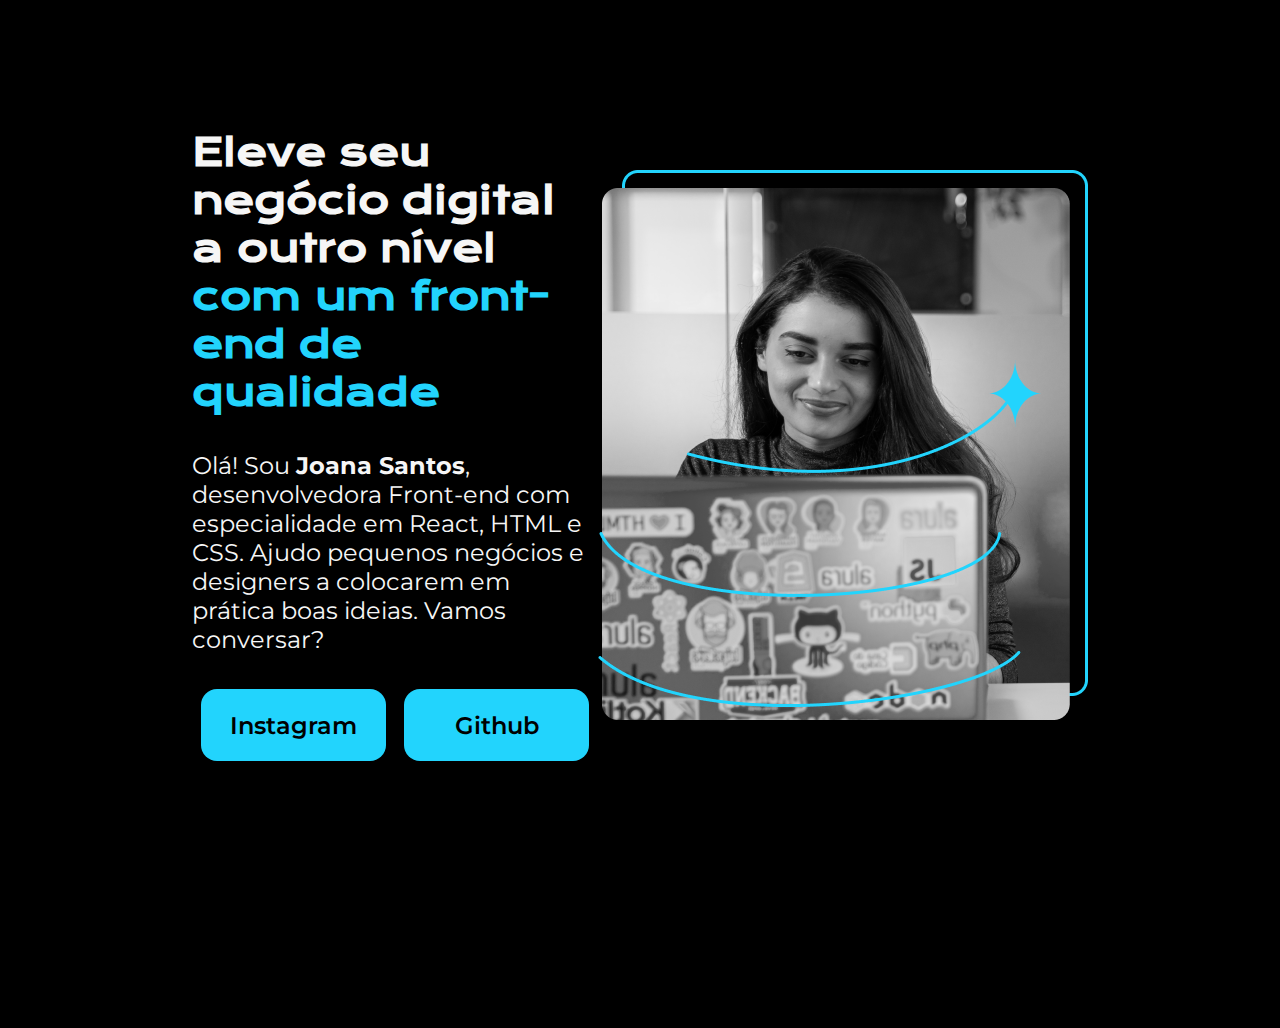
<file: index.html>
<!DOCTYPE html>
<html lang="pt-br">
<head>
    <meta charset="UTF-8">
    <meta name="viewport" content="width=device-width, initial-scale=1.0">
    <link rel="stylesheet" href="style.css">
    <title>Portfólio</title>
</head>
<body>
    <header></header>
    <main class="apresentacao">
        <section class="apresentacao__conteudo">
            <h1 class="apresentacao__conteudo__titulo">Eleve seu negócio digital a outro nível <strong class="titulo-destaque">com um front-end de qualidade</strong></h1>
            <p class="apresentacao__conteudo__texto">Olá! Sou <strong>Joana Santos</strong>, desenvolvedora Front-end com especialidade em React, HTML e CSS. Ajudo pequenos negócios e designers a colocarem em prática boas ideias. Vamos conversar?</p>
            <div class="apresentacao__links">
                <a class="apresentacao__links__link" href="https://instagram.com/rafaballerini/" target="_blank" rel="external">Instagram</a>
                <a class="apresentacao__links__link" href="https://github.com/guilhermeonrails/" target="_blank" rel="external">Github</a>
            </div>
        </section>
        <img src="Imagem.png" alt="Foto da Joana Santos programando">
    </main>
    <footer></footer>
</body>
</html>
</file>
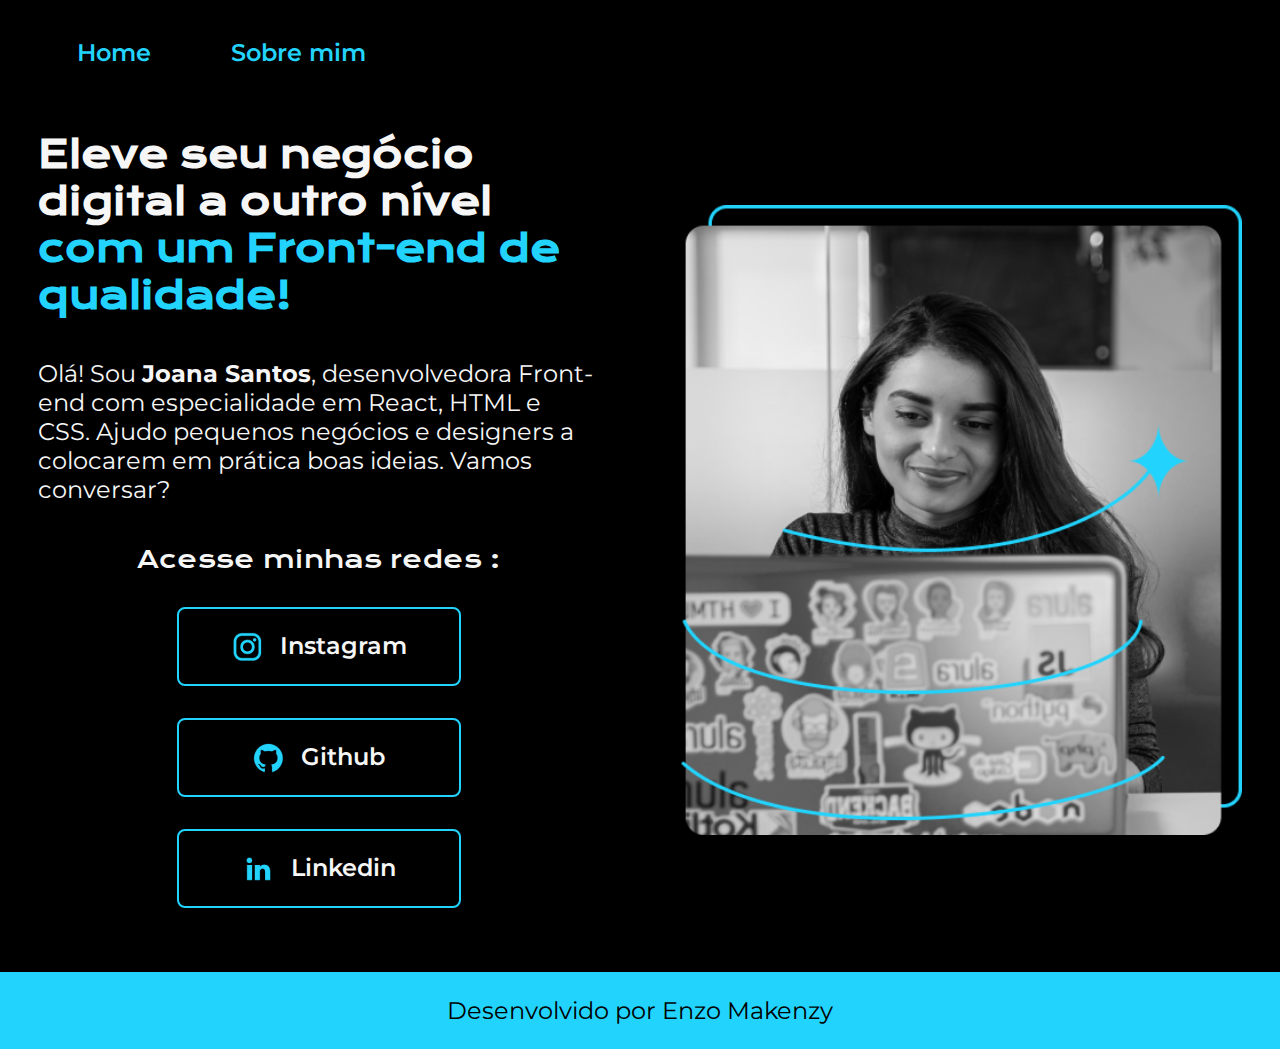
<file: conteudo/index.html>
<!DOCTYPE html>
<html lang="pt-br">
<head>
    <meta charset="UTF-8">
    <meta name="viewport" content="width=device-width, initial-scale=1.0">
    <title>Portfólio</title>
    <link rel="stylesheet" href="../estilo/style.css">
</head>
<body>
    <header class="cabecalho">
        <nav class="cabecalho__menu">
            <a class="cabecalho__menu__link" href="index.html">Home</a>
            <a class="cabecalho__menu__link" href="about.html">Sobre mim</a>
        </nav>
    </header>

    <main class="apresentacao">
        <section class="apresentacao__conteudo">
            <h1 class="apresentacao__conteudo__titulo">Eleve seu negócio digital a outro nível <strong class="titulo-destaque">com um Front-end de qualidade!</strong></h1>
            <p class="apresentacao__conteudo__texto">Olá! Sou <strong>Joana Santos</strong>, desenvolvedora Front-end com especialidade em React, HTML e CSS. Ajudo pequenos negócios e designers a colocarem em prática boas ideias. Vamos conversar?</p>

            <div class="apresentacao__links">
                <h2 class="apresentacao__links__subtitulo">Acesse minhas redes :</h2>
                <a class="apresentacao__links__navegacao" href="https://instagram.com/enzomakenzy/" target="_blank" rel="external">
                    <img src="../imagens/instagram.png" alt="">
                    Instagram
                </a>
                <a class="apresentacao__links__navegacao" href="https://github.com/enzomakenzy" target="_blank" rel="external">
                    <img src="../imagens/github.png" alt="">
                    Github
                </a>
                <a class="apresentacao__links__navegacao" href="https://www.linkedin.com/in/enzo-makenzy-5a454a220/" target="_blank" rel="external">
                    <img src="../imagens/linkedin.png" alt="">
                    Linkedin
                </a>
                
            </div>
        </section>

        <img class="apresentacao__imagem" src="../imagens/Imagem.png" alt="Foto da Joana Santos programando">
    </main>

    <footer class="rodape">
        <p>Desenvolvido por Enzo Makenzy</p>
    </footer>
</body>
</html>
</file>
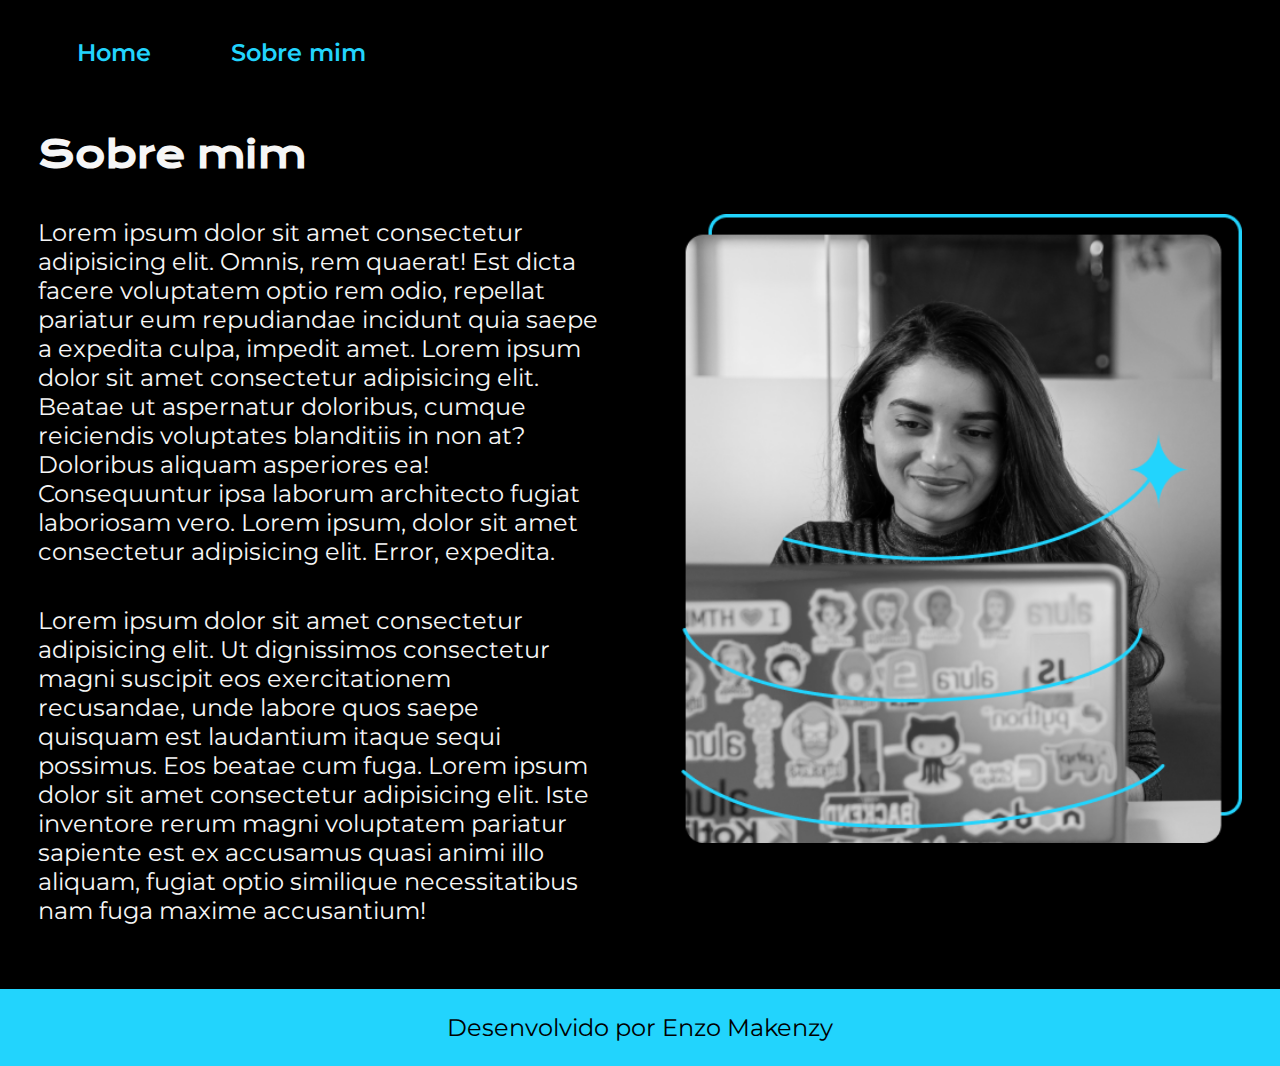
<file: conteudo/about.html>
<!DOCTYPE html>
<html lang="pt-br">
<head>
    <meta charset="UTF-8">
    <meta name="viewport" content="width=device-width, initial-scale=1.0">
    <title>Sobre mim</title>
    <link rel="stylesheet" href="../estilo/style.css">
</head>
<body>
    <header class="cabecalho">
        <nav class="cabecalho__menu">
            <a class="cabecalho__menu__link" href="index.html">Home</a>
            <a class="cabecalho__menu__link" href="about.html">Sobre mim</a>
        </nav>
    </header>

    <main class="apresentacao">
        <section class="apresentacao__conteudo">
            <h1 class="apresentacao__conteudo__titulo">Sobre mim</h1>
            <p class="apresentacao__conteudo__texto">Lorem ipsum dolor sit amet consectetur adipisicing elit. Omnis, rem quaerat! Est dicta facere voluptatem optio rem odio, repellat pariatur eum repudiandae incidunt quia saepe a expedita culpa, impedit amet. Lorem ipsum dolor sit amet consectetur adipisicing elit. Beatae ut aspernatur doloribus, cumque reiciendis voluptates blanditiis in non at? Doloribus aliquam asperiores ea! Consequuntur ipsa laborum architecto fugiat laboriosam vero. Lorem ipsum, dolor sit amet consectetur adipisicing elit. Error, expedita.</p>
            <p class="apresentacao__conteudo__texto">Lorem ipsum dolor sit amet consectetur adipisicing elit. Ut dignissimos consectetur magni suscipit eos exercitationem recusandae, unde labore quos saepe quisquam est laudantium itaque sequi possimus. Eos beatae cum fuga. Lorem ipsum dolor sit amet consectetur adipisicing elit. Iste inventore rerum magni voluptatem pariatur sapiente est ex accusamus quasi animi illo aliquam, fugiat optio similique necessitatibus nam fuga maxime accusantium!</p>
        </section>
        <img class="apresentacao__imagem" src="../imagens/Imagem.png" alt="Luana Santos programando">
    </main>

    <footer class="rodape">
        <p>Desenvolvido por Enzo Makenzy</p>
    </footer>
</body>
</html>
</file>
<file: style.css>
@charset "UTF-8";

@import url('https://fonts.googleapis.com/css2?family=Krona+One&display=swap');
@import url('https://fonts.googleapis.com/css2?family=Krona+One&family=Montserrat:ital,wght@0,100..900;1,100..900&display=swap');


* {
    margin: 0;
    padding: 0;
}

body {
    height: 100vh;
    box-sizing: border-box;
    background-color: #000000;
    color: #f6f6f6;
}

strong.titulo-destaque {
    color: #22d4fd;
}

main.apresentacao {
    margin: 10% 15%;
    display: flex;
    align-items: center;
    justify-content: space-between;
}

section.apresentacao__conteudo {
    width: 550px;
    display: flex;
    flex-direction: column;
    gap: 35px;
}

h1.apresentacao__conteudo__titulo {
    font-size: 38px;
    font-family: "Krona One", sans-serif;
}

p.apresentacao__conteudo__texto {
    font-size: 24px;
    font-family: "Montserrat", sans-serif;
}

div.apresentacao__links {
    display: flex;
    justify-content: space-around;
    font-family: "Montserrat", sans-serif;
}

a.apresentacao__links__link {
    background-color: #22d4fd;
    color: #000000;
    width: 185px;
    padding: 21.5px 0px;
    border-radius: 16px;
    font-family: "Montserrat", sans-serif;
    font-size: 24px;
    font-weight: 600;
    text-align: center;
    text-decoration: none;
}
</file>
<file: estilo/style.css>
@charset "UTF-8";

@import url('https://fonts.googleapis.com/css2?family=Krona+One&display=swap');
@import url('https://fonts.googleapis.com/css2?family=Krona+One&family=Montserrat:ital,wght@0,100..900;1,100..900&display=swap');

:root {
    --cor-primaria: #000000;
    --cor-secundaria: #f6f6f6;
    --cor-terciaria: #22d4fd;
    --cor-hover: #272727;

    --fonte-primaria: "Krona One", sans-serif;
    --fonte-secundaria:"Montserrat", sans-serif;
}

* {
    margin: 0;
    padding: 0;
}

body {
    box-sizing: border-box;
    background-color: var(--cor-primaria);
    color: var(--cor-secundaria);
}

header.cabecalho {
    padding: 3% 0% 0% 6%;
}

nav.cabecalho__menu {
    display: flex;
    gap: 80px;
}

a.cabecalho__menu__link {
    background-color: var(--cor-primaria);
    color: var(--cor-terciaria);
    text-decoration: none;
    font-family: var(--fonte-secundaria);
    font-weight: 600;
    font-size: 1.5rem;
}

main.apresentacao {
    padding: 5% 3%;
    display: flex;
    align-items: center;
    justify-content: space-around;
    gap: 5.1rem;
}

section.apresentacao__conteudo {
    width: 50%;
    display: flex;
    flex-direction: column;
    gap: 40px;
}


h1.apresentacao__conteudo__titulo {
    font-size: 2.30rem;
    font-family: var(--fonte-primaria);
}

strong.titulo-destaque {
    color: var(--cor-terciaria);
}

p.apresentacao__conteudo__texto {
    font-size: 1.5rem;
    font-family: var(--fonte-secundaria);
}

div.apresentacao__links {
    display: flex;
    flex-direction: column;
    justify-content: space-between;
    align-items: center;
    gap: 32px;
}

h2.apresentacao__links__subtitulo {
    font-family: var(--fonte-primaria);
    font-weight: 400;
    font-size: 1.5rem;
}

a.apresentacao__links__navegacao {
    display: flex;
    justify-content: center;
    gap: 16px;
    border-radius: 8px;
    border: 2px solid var(--cor-terciaria);
    color: var(--cor-secundaria);
    width: 50%;
    padding: 21.5px 0px;
    font-family: var(--fonte-secundaria);
    font-size: 1.5rem;
    font-weight: 600;
    text-align: center;
    text-decoration: none;
}

a.apresentacao__links__navegacao:hover {
    background-color: var(--cor-hover);
}

.apresentacao__imagem {
    width: 50%;
}

footer.rodape {
    color: var(--cor-primaria);
    background-color: var(--cor-terciaria);
    padding: 24px;
    text-align: center;
    font-size: 1.5rem;
    font-family: var(--fonte-secundaria);
    position: relative;
    bottom:0;
    left:0;
    right:0;
}

@media (max-width: 980px) {
    header.cabecalho {
        padding: 10%;
    }

    nav.cabecalho__menu {
        justify-content: center;
    }
    
    main.apresentacao {
        flex-direction: column-reverse;
        padding: 5% 15%;
    }

    section.apresentacao__conteudo {
        width: auto;
    }
}
</file>
